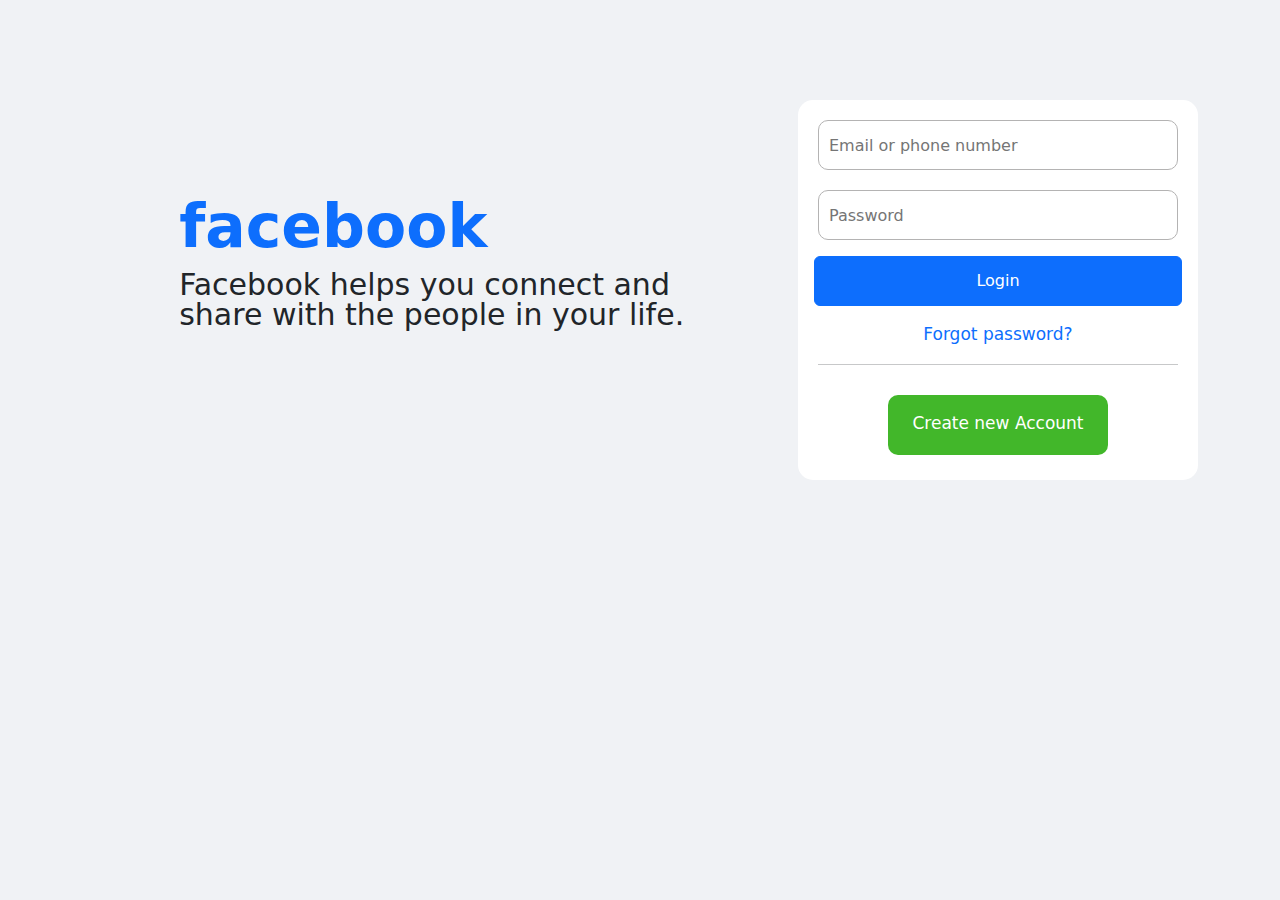
<file: index.html>
<!DOCTYPE html>
<html lang="en">

<head>
    <meta charset="UTF-8">
    <meta name="viewport" content="width=device-width, initial-scale=1.0">
    <link rel="stylesheet" href="bootstrap-5.3.3-dist/css/bootstrap.css">
    <link rel="stylesheet" href="style.css">
    <title>Login</title>
</head>

<body>
    <div class="container">
        <div class="first col-6">
            <h1 class="text-primary">facebook</h1>
            <p>Facebook helps you connect and share with the people in your life.</p>
        </div>
        <div class="second col-6">
            <form>
                <input type="text" placeholder="Email or phone number">
                <input type="password" placeholder="Password">
                <div class="d-grid gap-2 p-3">
                    <button class="btn btn-primary" type="submit" value="submit">Login</button>
                  </div>
            </form>
            <a href="#" class="text-primary">Forgot password?</a> 
            <hr>
            <a href="./Create_new/create.html" class="create">Create new Account</a> 
        </div>
    </div>
</body>

</html>
</file>
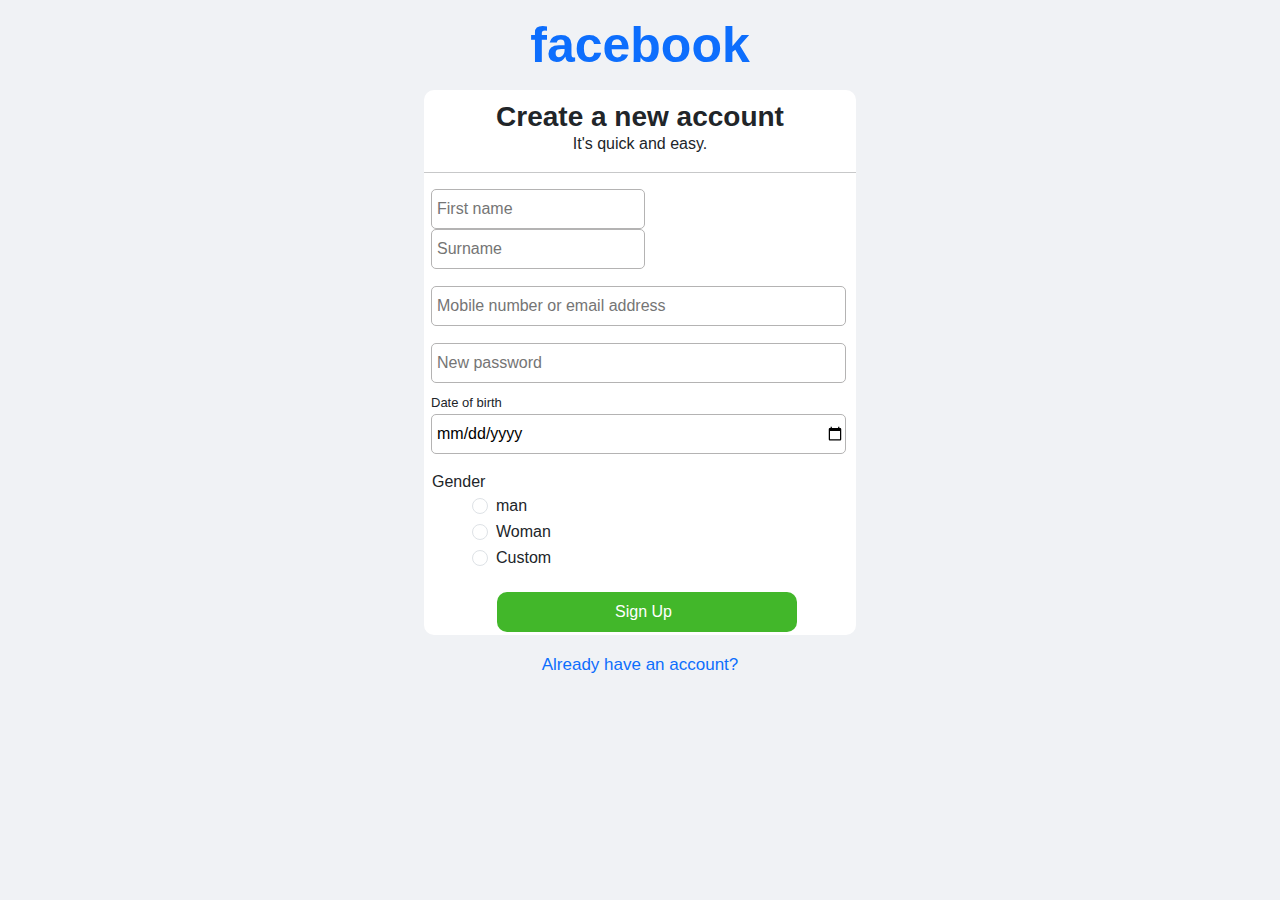
<file: Create_new/create.html>
<!DOCTYPE html>
<html lang="en">
<head>
    <meta charset="UTF-8">
    <meta name="viewport" content="width=device-width, initial-scale=1.0">
    <link rel="stylesheet" href="./new.css">
    <link rel="stylesheet" href="../bootstrap-5.3.3-dist/css/bootstrap.css">
    <title>Document</title>
</head>
<body style="background-color: #f0f2f5;">
    <div class="container">
        <h1 class="text-primary">facebook</h1>
        <div class="col-8" id="first">
            <h3>Create a new account</h3>
            <p>It's quick and easy.</p>
            <hr>
            <input id="input" type="text" placeholder="First name">
            <input id="input" type="text" placeholder="Surname">
            <input id="input" class="inp_1" type="text" placeholder="Mobile number or email address">
            <input id="input" class="inp_1" type="text" placeholder="New password">
            <label for="DOB"  class="leb_1"> Date of birth</label><br>
            <input class="inp_2" type="date" id="DOB">
            <label for="gender" class="mt-3 ms-2">Gender</label> <br>
            <div class="form-check ms-5">
                <input class="form-check-input" type="radio" name="exampleRadios" id="exampleRadios1" value="option1" active>
                <label class="form-check-label" for="exampleRadios1">
                  man
                </label>
              </div>
              <div class="form-check ms-5">
                <input class="form-check-input" type="radio" name="exampleRadios" id="exampleRadios2" value="option2">
                <label class="form-check-label" for="exampleRadios2">
                  Woman
                </label>
              </div>
              <div class="form-check ms-5">
                <input class="form-check-input" type="radio" name="exampleRadios" id="exampleRadios3" value="option3">
                <label class="form-check-label" for="exampleRadios3">
                 Custom
                </label>
              </div>
              <a href="#" class="sign_up">Sign Up</a> 
              <a href="#" class="already">Already have an account?</a> 
        </div>
    </div>
</body>
</html>
</file>
<file: style.css>
*{
    margin: 0;
    padding: 0;
}
body{
    background: rgb(240,242,245);
}
.main{
    display: flex;
    justify-content: space-around;
}
.first{
    position: absolute;
    top: 190px;
    left: 14vw;
    width: 550px;
}
.first h1{
    font-size: 60px;
    font-weight: bolder;
}
.first p{
    font-size: 30px;
    line-height: 30px;
    font-weight: 400;
}
.second{
    height: 380px;
    width: 400px;
    background: white;
    float: right;
    margin-top: 100px;
    border-radius: 15px;
}
.second form input{
    width: 360px;
    height: 50px;
    margin: 20px auto 0 20px;
    padding: 10px;
    border-radius: 10px;
    border: 1px solid rgb(180, 179, 179);
}
.second form button{
    height: 50px;
}
.second a{
    text-decoration: none;
    justify-content: center;
    display: flex;
    font-size: 17px;
}
.second hr{
    width: 360px;
    display: flex;
    margin-left: 20px;
}
.second .create{
    height: 60px;
    width: 220px;
    background: rgb(66,183,42);
    border-radius: 10px;
    color: white;
    padding: 16px;
    margin: 30px auto;
}
</file>
<file: Create_new/new.css>
*{
    margin: 0;
    padding: 0;
    /* background: #f0f2f5; */
    font-family:"Rubik", sans-serif;
}
.container h1{
    font-size: 50px;
    font-weight: 700;
    margin: 15px;
    display: flex;
    justify-content: center;
}
#first{
    height: 545px;
    width: 432px;
    background-color: white;
    border-radius: 10px;
    margin: 0 auto;
}
#first h3{
    font-weight: 700;
    display: flex;
    justify-content: center;
    position: relative;
    top: 10px;
}
#first p{
    display: flex;
    justify-content: center;
}
#first #input , #DOB{
    height: 40px;
    margin-left: 7px;
    padding-left: 5px;
    border-radius: 5px;
    border:  1px solid rgb(180, 179, 179);
}
#first .inp_1{
    width: 415px;
    margin-top: 17px;
}
#first .leb_1{
    font-size: 13px;
    margin-top: 10px;
    margin-left: 7px;
}
#first .inp_2{
    width: 415px;
}
#first .already{
    text-decoration: none;
    justify-content: center;
    display: flex;
    font-size: 17px;
    margin-top: 40px;
}
#first .sign_up{
    height: 40px;
    width: 300px;
    display: block;
    background: rgb(66,183,42);
    border-radius: 10px;
    color: white;
    padding: 8px 118px;
    text-decoration: none;
    position: relative;
    top: 20px;
    bottom: 20px;
    left: 73px;
}
</file>
